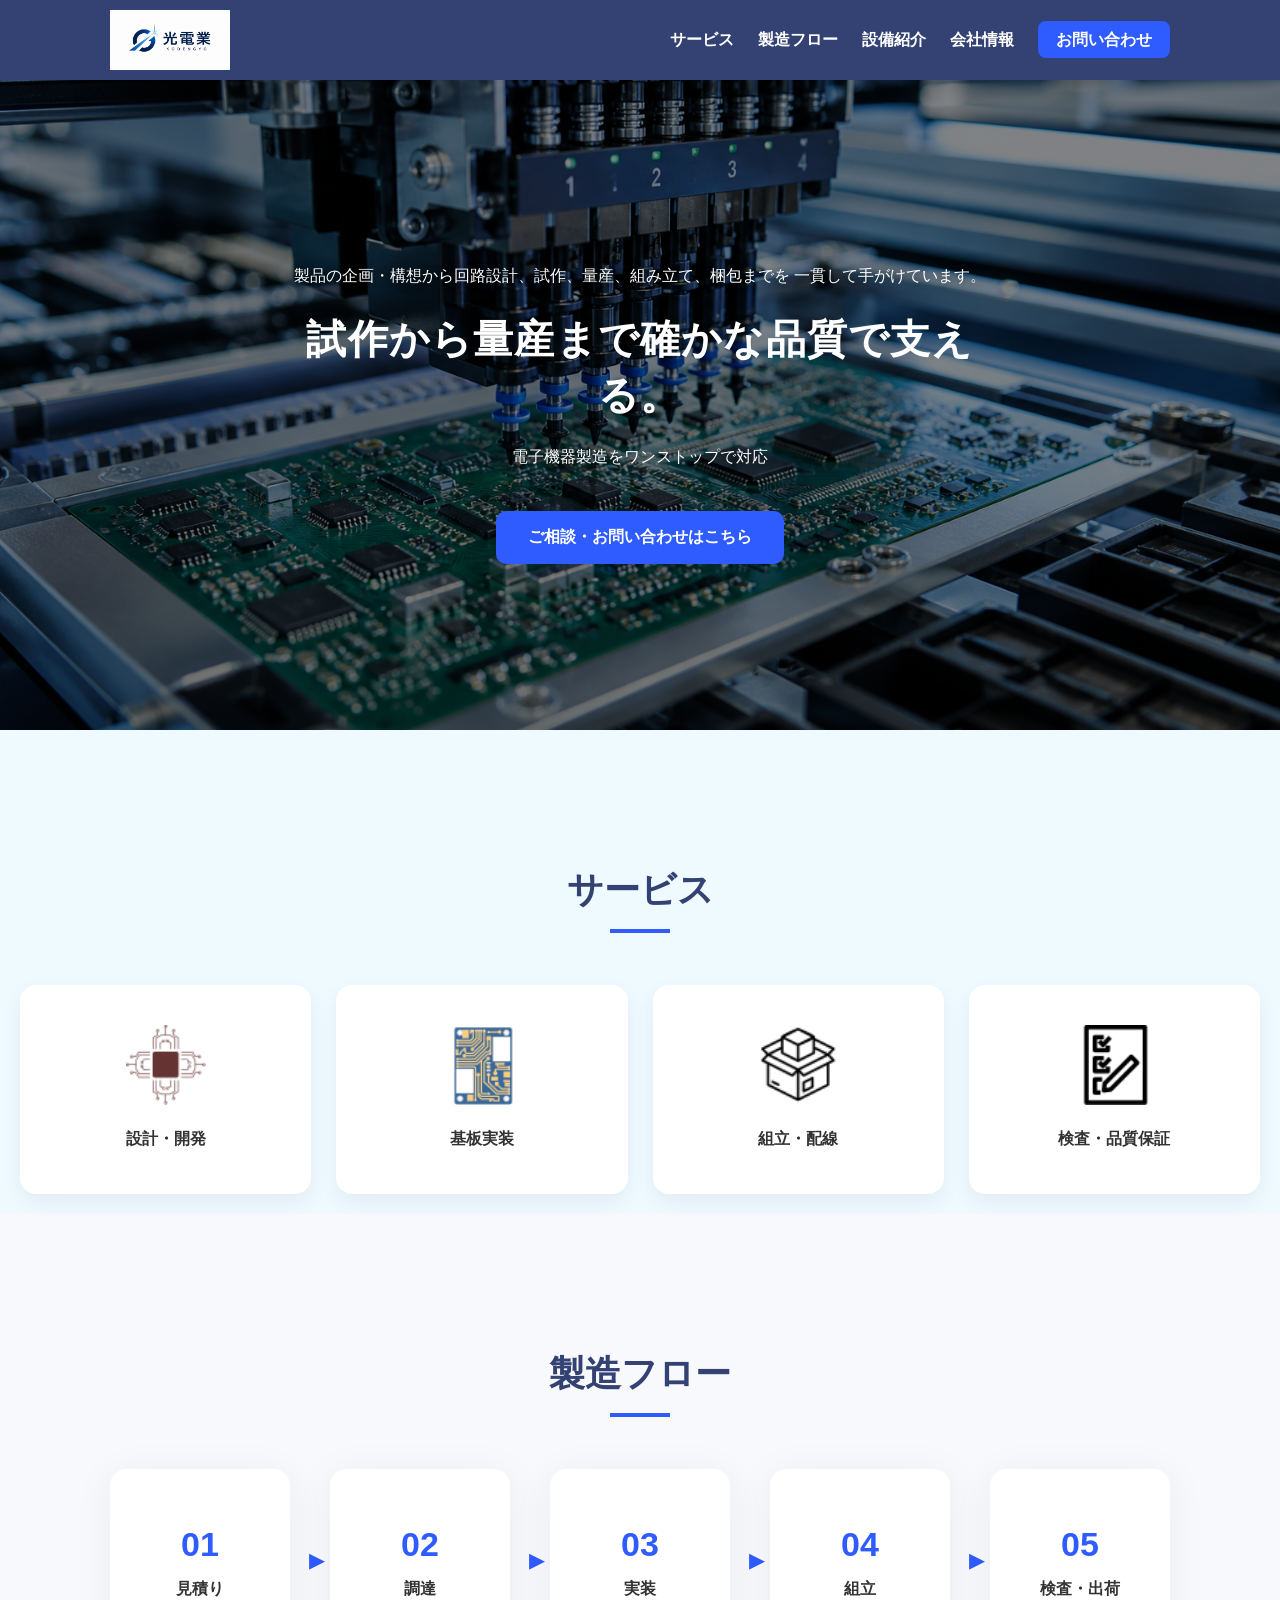
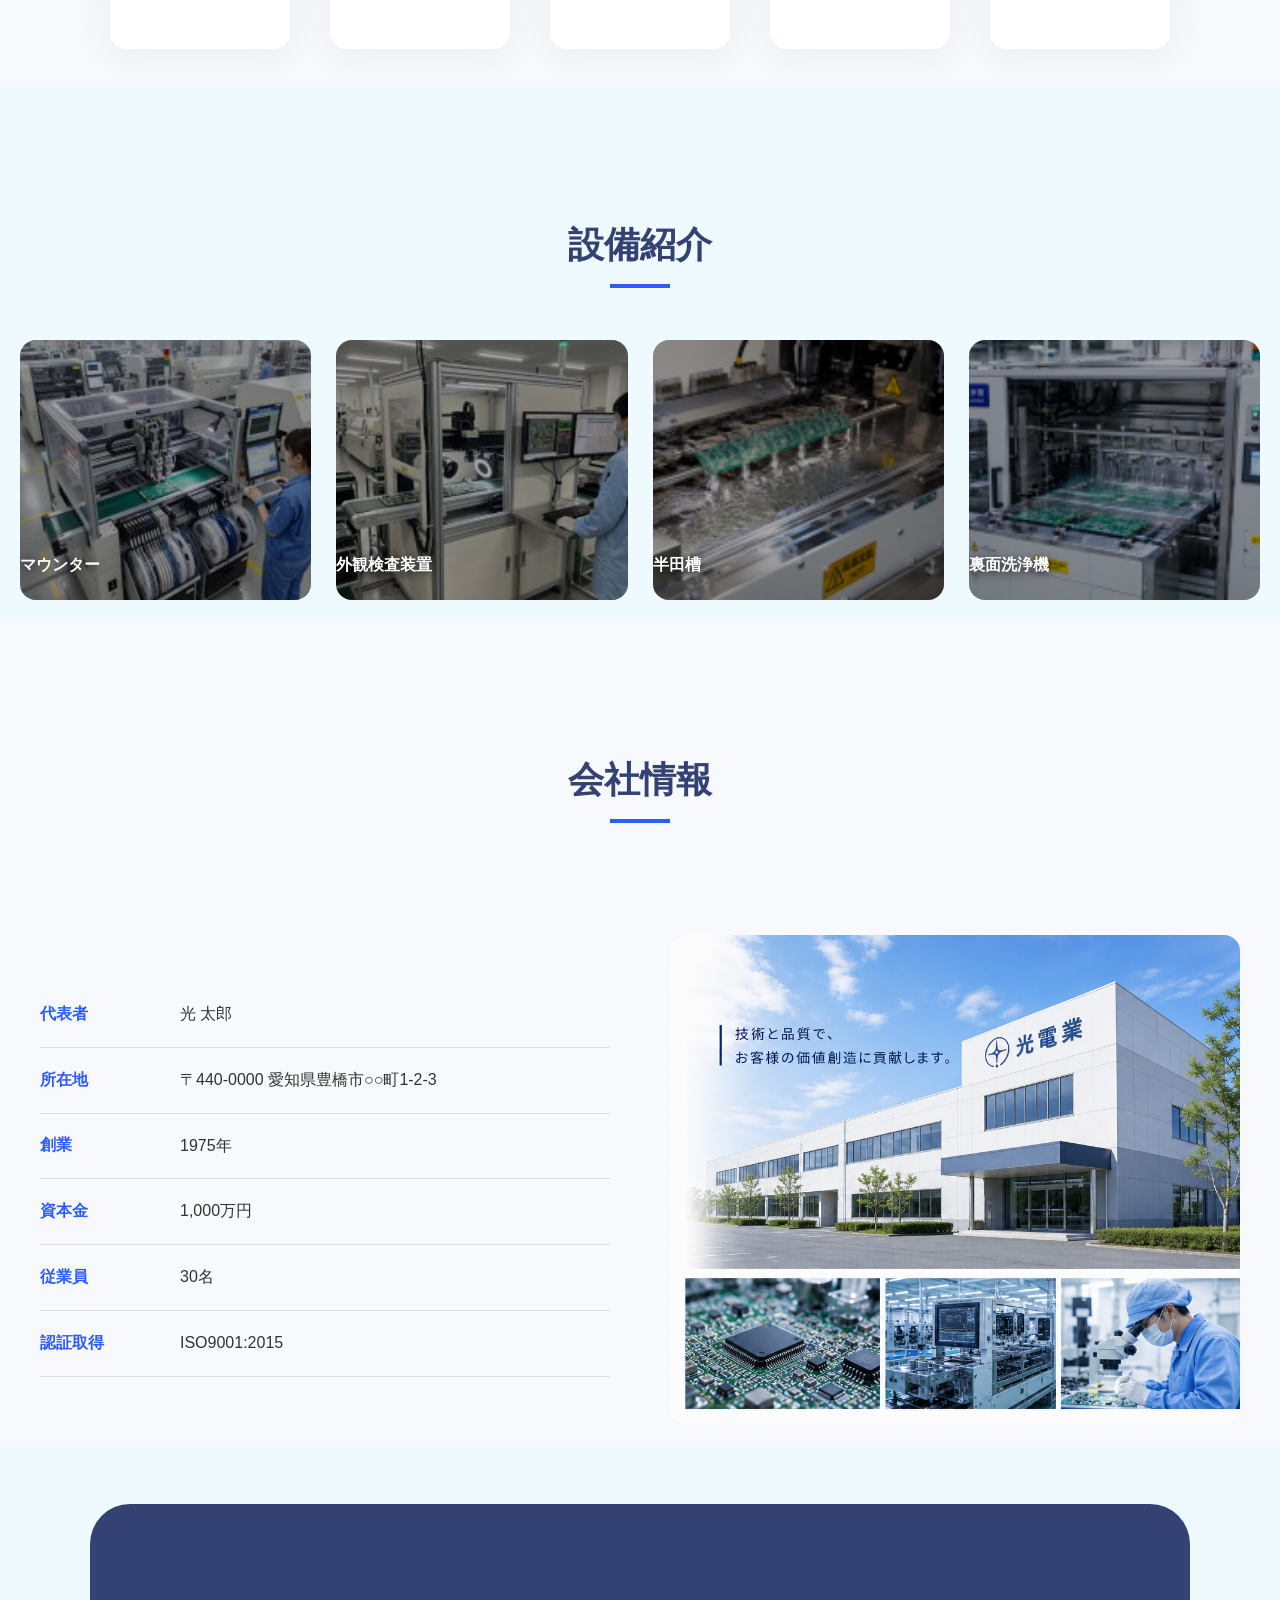
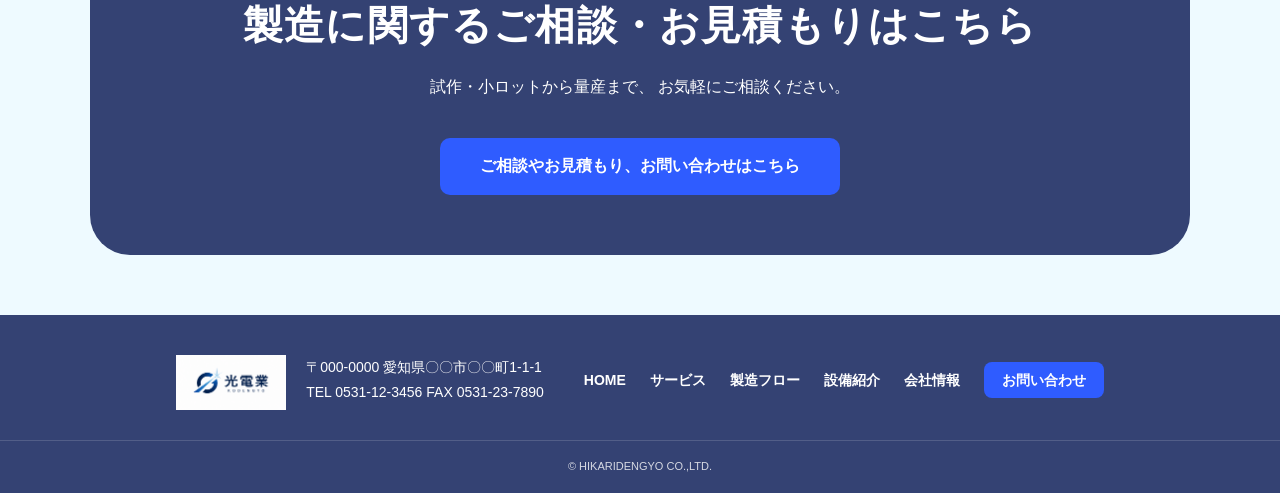
<file: index.html>
<!DOCTYPE html>
<html lang="ja">
<head>
<meta charset="UTF-8">
<meta name="viewport" content="width=device-width, initial-scale=1.0">
<title>光電業</title>
<link rel="stylesheet" href="style.css">
</head>

<body>

<header class="header">
  <div class="container header-inner">

    <h1 class="logo">
      <a href="#top">
        <img src="./img/ロゴ.png" alt="光電業">
      </a>
    </h1>

    <button class="hamburger">≡</button>

    <nav class="nav">
      <ul>
        <li><a href="#service">サービス</a></li>
        <li><a href="#flow">製造フロー</a></li>
        <li><a href="#introduction">設備紹介</a></li>
        <li><a href="#information">会社情報</a></li>
        <li>
          <a href="./contact.html" class="nav-cta">
            お問い合わせ
          </a>
        </li>
      </ul>
    </nav>

  </div>
</header>


<!-- hero -->
<section class="hero" id="top">

  <div class="hero-overlay"></div>

  <div class="hero-content">

    <p>
      製品の企画・構想から回路設計、試作、量産、組み立て、梱包までを
      一貫して手がけています。
    </p>

    <h2>
      試作から量産まで<br class="sp-br">確かな品質で支える。
    </h2>

    <p>電子機器製造をワンストップで対応</p>

    <a href="./contact.html" class="btn-primary">
      ご相談・お問い合わせはこちら
    </a>

  </div>

</section>


<!-- service -->
<section class="section service" id="service">

  <h3 class="section-title">サービス</h3>

  <div class="grid-4">

    <div class="card">
      <img src="img/設計ロゴ.png" alt="設計・開発">
      <p>設計・開発</p>
    </div>

    <div class="card">
      <img src="img/基盤ろご.png" alt="基板実装">
      <p>基板実装</p>
    </div>

    <div class="card">
      <img src="img/組立ロゴ.png" alt="組立・配線">
      <p>組立・配線</p>
    </div>

    <div class="card">
      <img src="img/調達ロゴ.png" alt="検査・品質保証">
      <p>検査・品質保証</p>
    </div>

  </div>

</section>


<!-- flow -->
<section class="section bg-light flow-section" id="flow">

  <h3 class="section-title">製造フロー</h3>

  <ol class="flow-list">

    <li class="flow-item">
      <p><span>01</span><br>見積り</p>
    </li>

    <li class="flow-item">
      <p><span>02</span><br>調達</p>
    </li>

    <li class="flow-item">
      <p><span>03</span><br>実装</p>
    </li>

    <li class="flow-item">
      <p><span>04</span><br>組立</p>
    </li>

    <li class="flow-item">
      <p><span>05</span><br>検査・出荷</p>
    </li>

  </ol>

</section>


<!-- introduction -->
<section class="section introduction" id="introduction">

  <h3 class="section-title">設備紹介</h3>

  <div class="grid-4">

    <div class="image-card">
      <img src="img/マウンター.jpg" alt="マウンター">
      <p>マウンター</p>
    </div>

    <div class="image-card">
      <img src="img/外観検査装置.jpg" alt="外観検査装置">
      <p>外観検査装置</p>
    </div>

    <div class="image-card">
      <img src="img/半田槽.png" alt="半田槽">
      <p>半田槽</p>
    </div>

    <div class="image-card">
      <img src="img/裏面洗浄機.png" alt="裏面洗浄機">
      <p>裏面洗浄機</p>
    </div>

  </div>

</section>


<!-- company -->
<section class="section bg-light information" id="information">

  <h3 class="section-title">会社情報</h3>

  <div class="company">

    <div class="company-text">

      <dl>

        <div class="company-row">
          <dt>代表者</dt>
          <dd>光 太郎</dd>
        </div>

        <div class="company-row">
          <dt>所在地</dt>
          <dd>〒440-0000 愛知県豊橋市○○町1-2-3</dd>
        </div>

        <div class="company-row">
          <dt>創業</dt>
          <dd>1975年</dd>
        </div>

        <div class="company-row">
          <dt>資本金</dt>
          <dd>1,000万円</dd>
        </div>

        <div class="company-row">
          <dt>従業員</dt>
          <dd>30名</dd>
        </div>

        <div class="company-row">
          <dt>認証取得</dt>
          <dd>ISO9001:2015</dd>
        </div>

      </dl>

    </div>

    <div class="company-img">
      <img src="img/会社イメージ.png" alt="会社イメージ">
    </div>

  </div>

</section>


<!-- CTA -->
<section class="cta" id="contact">

  <div class="cta-box">

    <h2>
      製造に関するご相談・お見積もりは<br class="sp-br">こちら
    </h2>

    <p>
      試作・小ロットから量産まで、
      お気軽にご相談ください。
    </p>

    <a href="./contact.html" class="cta-btn">
      ご相談やお見積もり、お問い合わせはこちら
    </a>

  </div>

</section>


<!-- footer -->
<footer class="footer">

  <div class="container footer-inner">

    <div class="footer-left">

      <div class="footer-logo">
        <a href="index.html">
          <img src="img/ロゴ.png" alt="光電業">
        </a>
      </div>

      <div class="footer-info">
        <p>〒000-0000 愛知県〇〇市〇〇町1-1-1</p>
        <p>TEL 0531-12-3456 FAX 0531-23-7890</p>
      </div>

    </div>


    <nav class="footer-nav">

      <ul>
        <li><a href="#top">HOME</a></li>
        <li><a href="#service">サービス</a></li>
        <li><a href="#flow">製造フロー</a></li>
        <li><a href="#introduction">設備紹介</a></li>
        <li><a href="#information">会社情報</a></li>
        <li><a href="./contact.html" class="nav-cta">お問い合わせ</a></li>
      </ul>

    </nav>

  </div>


  <div class="copyright">
    <p>© HIKARIDENGYO CO.,LTD.</p>
  </div>

</footer>

<script src="script.js"></script>

</body>
</html>
</file>
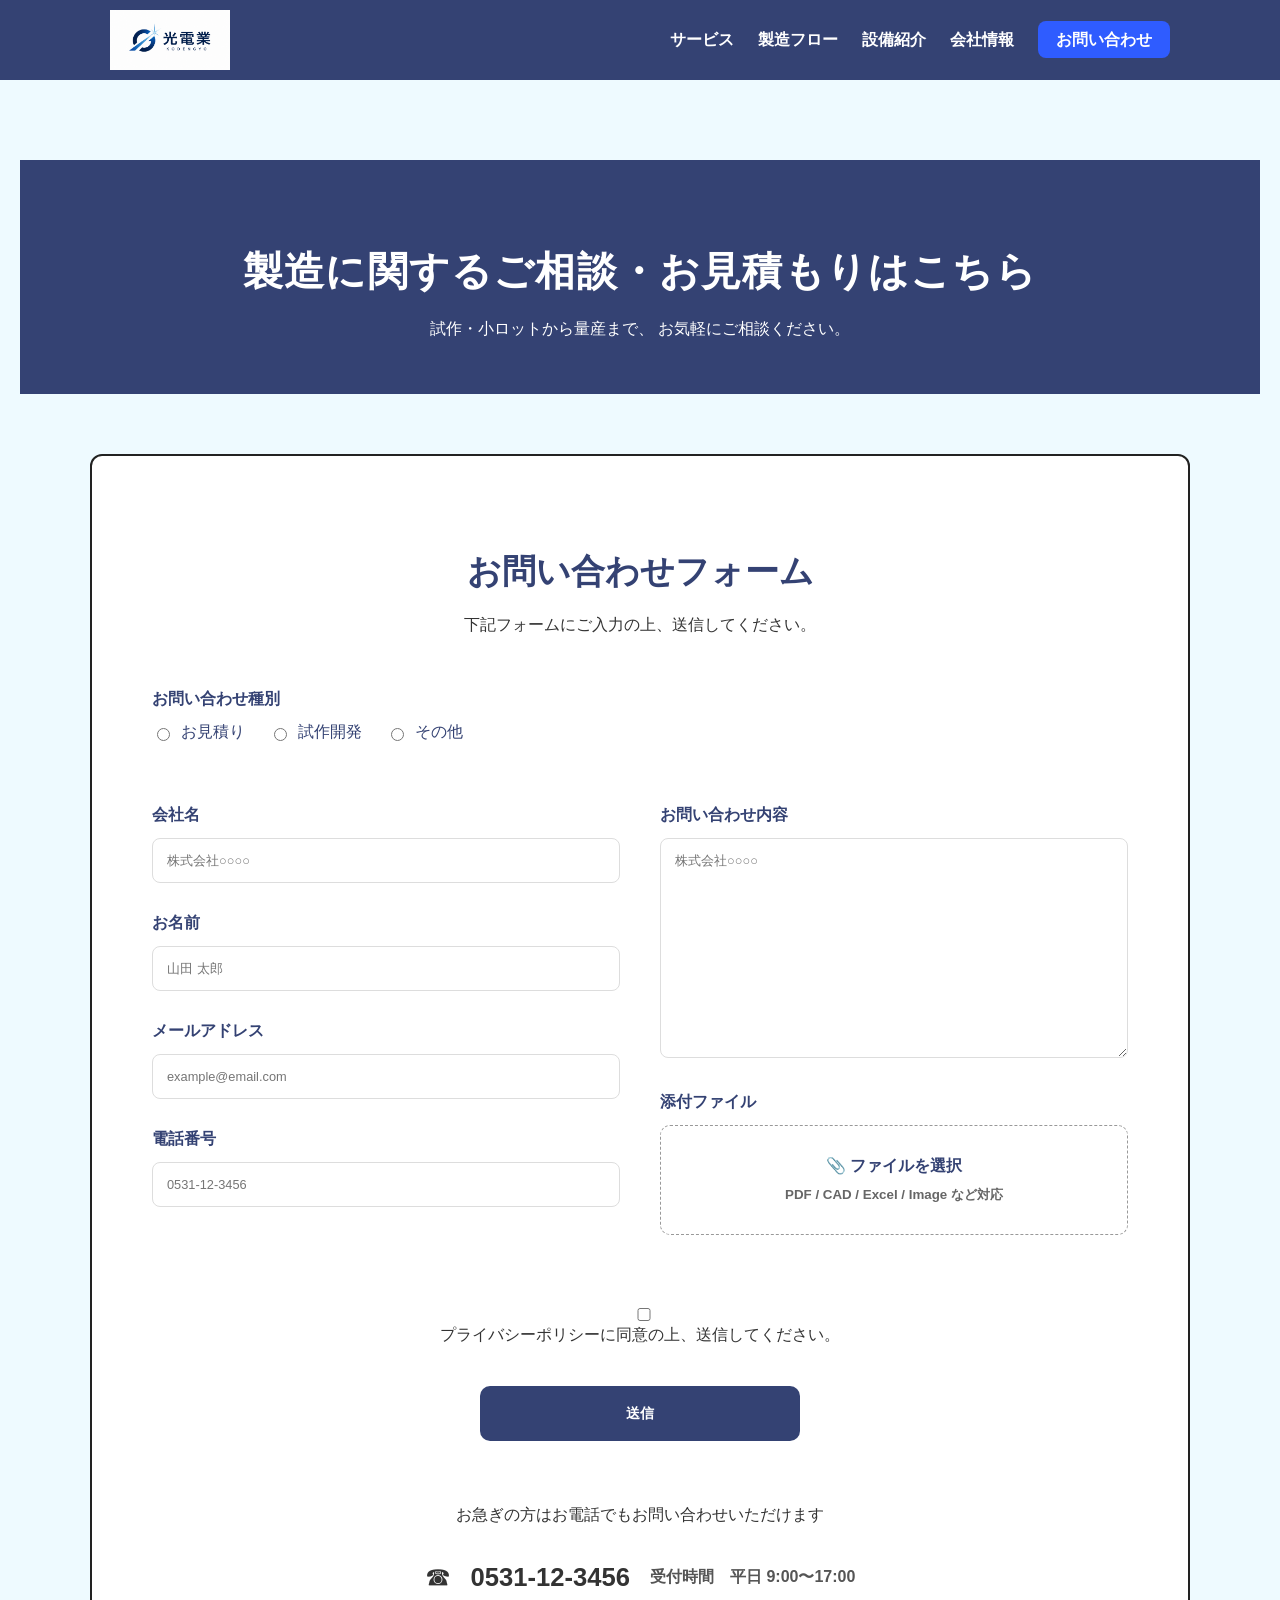
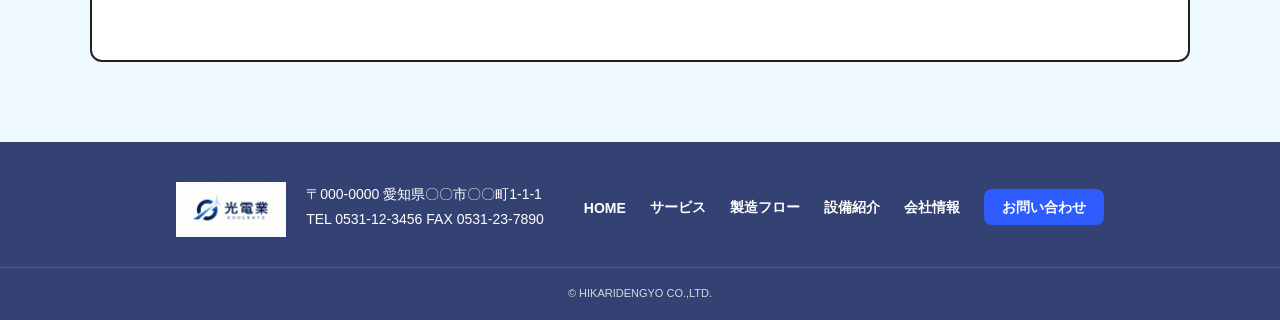
<file: contact.html>
<!DOCTYPE html>
<html lang="ja">
<head>
  <meta charset="UTF-8">
  <meta name="viewport" content="width=device-width, initial-scale=1.0">

  <title>お問い合わせ | 光電業</title>

  <link rel="stylesheet" href="style.css">
</head>

<body>


  <header class="header">
  <div class="container header-inner">

    <h1 class="logo">
      <a href="./index.html">
        <img src="img/ロゴ.png" alt="光電業">
      </a>
    </h1>

    <nav class="nav">
      <ul>
        <li><a href="index.html#service">サービス</a></li>
        <li><a href="index.html#flow">製造フロー</a></li>
        <li><a href="index.html#introduction">設備紹介</a></li>
        <li><a href="index.html#information">会社情報</a></li>
        <li>
          <a href="./contact.html" class="nav-cta">
            お問い合わせ
          </a>
        </li>
      </ul>
    </nav>

  </div>
</header>

<section class="contact-page">

  <!-- ページタイトル -->
  <div class="contact-hero">
    <h2>製造に関するご相談・お見積もりはこちら</h2>
    <p>
      試作・小ロットから量産まで、
      お気軽にご相談ください。
    </p>
  </div>

  <!-- フォーム -->
  <div class="contact-wrapper">

    <h3 class="contact-title">お問い合わせフォーム</h3>

    <p class="contact-text">
      下記フォームにご入力の上、送信してください。
    </p>

    <form class="contact-form">

      <!-- ラジオボタン -->
      <div class="form-group radio-group">

        <label class="form-label">お問い合わせ種別</label>

        <div class="radio-list">
          <label>
            <input type="radio" name="type">
            お見積り
          </label>

          <label>
            <input type="radio" name="type">
            試作開発
          </label>

          <label>
            <input type="radio" name="type">
            その他
          </label>
        </div>

      </div>

      <!-- 左 -->
      <div class="form-grid">

        <div class="form-left">

          <div class="form-group">
            <label>会社名</label>
            <input type="text" placeholder="株式会社○○○○">
          </div>

          <div class="form-group">
            <label>お名前</label>
            <input type="text" placeholder="山田 太郎">
          </div>

          <div class="form-group">
            <label>メールアドレス</label>
            <input type="email" placeholder="example@email.com">
          </div>

          <div class="form-group">
            <label>電話番号</label>
            <input type="tel" placeholder="0531-12-3456">
          </div>

        </div>

        <!-- 右 -->
        <div class="form-right">

          <div class="form-group">
            <label>お問い合わせ内容</label>

            <textarea placeholder="株式会社○○○○"></textarea>
          </div>

          <div class="form-group">
            <label>添付ファイル</label>

            <label class="file-upload">

              <input type="file">

              <span>📎 ファイルを選択</span>

              <small>
                PDF / CAD / Excel / Image など対応
              </small>

            </label>

          </div>

        </div>

      </div>

      <!-- チェック -->
      <div class="privacy-check">
        <label>
          <input type="checkbox">
          プライバシーポリシーに同意の上、送信してください。
        </label>
      </div>

      <!-- ボタン -->
      <div class="submit-area">
        <button type="submit" class="submit-btn">
          送信
        </button>
      </div>

    </form>

    <!-- TEL -->
    <div class="contact-tel">

      <p class="tel-text">
        お急ぎの方はお電話でもお問い合わせいただけます
      </p>

      <div class="tel-info">

        <span class="tel-icon">☎</span>

        <p class="tel-number">0531-12-3456</p>

        <p class="tel-time">
          受付時間　平日 9:00〜17:00
        </p>

      </div>

    </div>

  </div>

</section>

<!-- footer -->
<footer class="footer">

  <div class="container footer-inner">

    <div class="footer-left">

      <div class="footer-logo">
        <a href="index.html">
          <img src="img/ロゴ.png" alt="光電業">
        </a>
      </div>

      <div class="footer-info">
        <p>〒000-0000 愛知県〇〇市〇〇町1-1-1</p>
        <p>TEL 0531-12-3456 FAX 0531-23-7890</p>
      </div>

    </div>


    <nav class="footer-nav">

      <ul>
        <li><a href="index.html">HOME</a></li>
        <li><a href="#service">サービス</a></li>
        <li><a href="#flow">製造フロー</a></li>
        <li><a href="#introduction">設備紹介</a></li>
        <li><a href="#information">会社情報</a></li>
        <li><a href="./ccontact.html" class="nav-cta">お問い合わせ</a></li>
      </ul>

    </nav>

  </div>


  <div class="copyright">
    <p>© HIKARIDENGYO CO.,LTD.</p>
  </div>

  </footer>

</body>
</html>
</file>
<file: style.css>
* {
  box-sizing: border-box;
}

html {
  scroll-behavior: smooth;
}

body {
  margin: 0;
  font-family: "Noto Sans JP", sans-serif;
  color: #333;
  background: #EEFAFF;
}

img {
  display: block;
  max-width: 100%;
}

a {
  text-decoration: none;
}

li {
  list-style: none;
}

p {
  line-height: 1.8;
}

.sp-br {
  display: none;
}

h2 {
  font-size: 40px;
  line-height: 1.4;
  letter-spacing: 0.03em;
}

ul {
  padding: 0;
}

/* =========================
common
========================= */

.container {
  max-width: 1100px;
  width: 100%;
  margin: auto;
  padding: 0 20px;
}

.section {
  padding: 100px 20px 20px;
}

.bg-light {
  background: #f7f9fc;
}

.section-title {
  font-size: 36px;
  font-weight: 800;
  color: #344273;
  text-align: center;
  margin-bottom: 70px;
  position: relative;
}

.section-title::after {
  content: "";
  width: 60px;
  height: 4px;
  background: #2f5cff;
  position: absolute;
  left: 50%;
  bottom: -18px;
  transform: translateX(-50%);
}

/* =========================
header
========================= */

.header {
  background: #344273;
  position: sticky;
  top: 0;
  z-index: 100;
}

.header-inner {
  align-items: center;
  height: 80px;
  display: flex;
  justify-content: space-between;
}

.logo img {
  height: 60px;
}

.hamburger {
  display: none;
}

.nav ul {
  display: flex;
  align-items: center;
  gap: 24px;
}

.nav a {
  color: white;
  font-weight: bold;
  transition: 0.3s;
}

.nav a:hover {
  color: #8ec5ff;
}

.nav-cta {
  background: #2f5cff;
  padding: 10px 18px;
  border-radius: 8px;
}

.nav-cta:hover {
  background: #1d3fd1;
  color: white !important;
}

.nav.active {
  display: block;
}

/* =========================
hero
========================= */

.hero {
  position: relative;
  height: 650px;
  display: flex;
  justify-content: center;
  align-items: center;
  overflow: hidden;
}

.hero-overlay {
  position: absolute;
  inset: 0;
  background-image:
    linear-gradient(
      rgba(0,0,0,0.45),
      rgba(0,0,0,0.45)
    ),
    url("img/mainvisual.png");

  background-size: cover;
  background-position: center;
}

.hero-content {
  position: relative;
  z-index: 2;
  color: white;
  text-align: center;
  max-width: 780px;
  padding: 0 20px;
  width: 100%;
}

.hero-content h2 {
  margin: 20px 0;
}

.hero-content p {
  text-shadow: 0 2px 8px rgba(0,0,0,0.7);
}

.btn-primary {
  display: inline-block;
  background: #2f5cff;
  color: white;
  font-weight: bold;
  padding: 16px 32px;
  border-radius: 10px;
  margin-top: 24px;
  transition: 0.3s;
}

.btn-primary:hover {
  transform: translateY(-3px);
  background: #1d3fd1;
}

/* =========================
grid
========================= */

.grid-4 {
  display: grid;
  grid-template-columns: repeat(4, 1fr);
  gap: 25px;
}

/* =========================
service
========================= */

.card {
  background: white;
  padding: 40px 20px;
  border-radius: 16px;
  text-align: center;
  box-shadow: 0 8px 20px rgba(0,0,0,0.06);
}

.card img {
  margin: 0 auto;
  height: 80px;
  margin-bottom: 20px;
}

.card p {
  margin: 0;
  font-weight: bold;
}

/* =========================
flow
========================= */

.flow-list {
  display: flex;
  justify-content: center;
  gap: 40px;
  padding: 0;
}

.flow-item {
  width: 180px;
  min-height: 180px;
  background: white;
  border-radius: 16px;
  display: flex;
  justify-content: center;
  align-items: center;
  position: relative;
  box-shadow: 0 5px 40px rgba(0,0,0,0.06);
  transition: 0.3s;
}

.flow-item:hover {
  transform: translateY(-6px);
}

.flow-item p {
  margin: 0;
  text-align: center;
  font-weight: bold;
  line-height: 1.8;
}

.flow-item span {
  color: #2f5cff;
  font-size: 34px;
}

.flow-item:not(:last-child)::before {
  content: "▸";
  position: absolute;
  top: 50%;
  right: -35px;
  transform: translateY(-50%);
  font-size: 32px;
  color: #2f5cff;
}

/* =========================
equipment
========================= */

.image-card {
  position: relative;
  height: 260px;
  overflow: hidden;
  border-radius: 16px;
}

.image-card::before {
  content: "";
  position: absolute;
  inset: 0;
  background: rgba(0,0,0,0.35);
  z-index: 1;
}

.image-card img {
  width: 100%;
  height: 100%;
  object-fit: cover;
}

.image-card p {
  width: 100%;
  position: absolute;
  left: 50%;
  bottom: 20px;
  transform: translateX(-50%);
  z-index: 2;
  color: white;
  font-weight: bold;
  margin: 0;
  text-shadow: 0 2px 8px rgba(0,0,0,0.7);
}

/* =========================
company
========================= */

.company {
  display: flex;
  align-items: center;
  padding: 60px 20px 0;
  gap: 60px;
}

.company-text {
  flex: 1;
}

.company-text dl {
  margin: 0;
}

.company-row {
  display: flex;
  align-items: center;
  padding: 18px 0;
  border-bottom: 1px solid #ddd;
}

.company-text dt {
  width: 140px;
  font-weight: bold;
  color: #2f5cff;
  flex-shrink: 0;
}

.company-text dd {
  margin: 0;
  line-height: 1.8;
}

.company-img {
  flex: 1;
}

.company-img img {
  border-radius: 16px;
}

/* =========================
cta
========================= */

.cta {
  padding: 60px 20px ;
}

.cta-box {
  max-width: 1100px;
  margin: auto;
  background: #344273;
  color: white;
  border-radius: 40px;
  text-align: center;
  padding: 60px 20px;
  position: relative;
  z-index: 2;
}

.cta-box h2 {
  margin-bottom: 20px;
  display: block;
}

.cta-btn {
  display: inline-block;
  background: #2f5cff;
  color: white;
  font-weight: bold;
  padding: 18px 40px;
  border-radius: 10px;
  margin-top: 20px;
  transition: 0.3s;
}

.cta-btn:hover {
  transform: translateY(-3px);
  background: #1d3fd1;
}

/* =========================
footer
========================= */

.footer {
  background: #344273;
  color: white;
  padding-top: 10px;
}

.footer-inner {
  display: flex;
  justify-content: center;
  align-items: flex-start;
  gap: 40px;
  padding: 30px;
}

.footer-left {
  display: flex;
    gap: 20px;
}

.footer-logo img {
  height: 55px;
}

.footer-info p {
  margin: 0;
  font-size: 14px;
}

.footer-nav ul {
  display: flex;
  align-items: center;
  gap: 24px;
}

.footer-nav a {
  color: white;
  font-size: 14px;
  font-weight: bold;
  transition: 0.3s;
}

.footer-nav a:hover {
  color: #8ec5ff;
}

.copyright {
  border-top: 1px solid rgba(255,255,255,0.15);
  text-align: center;
  padding: 16px 0;
}

.copyright p {
  margin: 0;
  font-size: 11px;
  opacity: 0.8;
}

/* =========================
contact
========================= */

.contact-page {
  padding: 80px 20px;
}

/* 上部タイトル */
.contact-hero {
  background: #344273;
  color: white;
  text-align: center;
  padding: 50px 20px;
  margin-bottom: 60px;
}

.contact-hero h2 {
  margin-bottom: 16px;
}

.contact-hero p {
  margin: 0;
}

/* フォーム全体 */
.contact-wrapper {
  max-width: 1100px;
  margin: auto;
  background: white;
  border: 2px solid #222;
  padding: 60px;
  border-radius: 12px;
}

.contact-title {
  text-align: center;
  font-size: 2.1rem;
  color: #344273;
  margin-bottom: 16px;
}

.contact-text {
  text-align: center;
  margin-bottom: 50px;
}

/* form */
.contact-form {
  width: 100%;
}

/* 横並び */
.form-grid {
  display: grid;
  grid-template-columns: 1fr 1fr;
  gap: 40px;
}

/* group */
.form-group {
  margin-bottom: 30px;
}

.form-group label {
  display: block;
  margin-bottom: 12px;
  font-weight: bold;
  color: #344273;
}

/* input */
input,
textarea {
  width: 100%;
  border: 1px solid #ddd;
  border-radius: 8px;
  padding: 14px;
  font-size: 0.8rem;
  font-family: inherit;
}

textarea {
  height: 220px;
  resize: vertical;
}

/* radio */
.radio-group {
  margin-bottom: 50px;
}

.radio-list {
  display: flex;
  gap: 24px;
  margin-top: 10px;
}

.radio-list input {
  width: unset;
}

.radio-list label {
  display: flex;
  align-items: center;
  gap: 8px;
  font-weight: normal;
}

/* file */
.file-upload {
  border: 1px dashed #999;
  padding: 30px;
  border-radius: 10px;
  text-align: center;
  cursor: pointer;
  transition: 0.3s;
}

.file-upload:hover {
  background: #f7f9fc;
}

.file-upload input {
  display: none;
}

.file-upload span {
  display: block;
  font-weight: bold;
  margin-bottom: 8px;
}

.file-upload small {
  color: #666;
}

/* privacy */
.privacy-check {
  text-align: center;
  margin: 40px 0;
}

/* button */
.submit-area {
  text-align: center;
}

.submit-btn {
  background: #344273;
  color: white;
  border: none;
  width: 320px;
  padding: 18px;
  font-size: 0.9rem;
  font-weight: bold;
  border-radius: 10px;
  cursor: pointer;
  transition: 0.3s;
}

.submit-btn:hover {
  background: #1d3fd1;
  transform: translateY(-3px);
}

/* tel */
.contact-tel {
  margin-top: 60px;
  text-align: center;
}

.tel-text {
  margin-bottom: 24px;
}

.tel-info {
  display: flex;
  justify-content: center;
  align-items: center;
  gap: 20px;
  flex-wrap: wrap;
}

.tel-icon {
  font-size: 1.6rem;
}

.tel-number {
  font-size: 1.6rem;
  font-weight: bold;
  margin: 0;
}

.tel-time {
  margin: 0;
  font-weight: bold;
  color: #555;
}

/* =========================
responsive
========================= */

@media (max-width: 768px) {

  .contact-wrapper {
    padding: 40px 20px;
  }

  .form-grid {
    grid-template-columns: 1fr;
  }

  h2 {
    font-size: 30px;
    line-height: 1.5;
  }

  .contact-title {
    font-size: 26px;
  }

  .radio-list {
    flex-direction: column;
    gap: 12px;
  }

  .submit-btn {
    width: 100%;
  }

  .tel-info {
    flex-direction: column;
  }

  .header-inner {
    height: 80px;
    flex-direction: row;
    justify-content: space-between;
    padding: 0 20px;
    
  }
  
  .hamburger {
    display: block;
    font-size: 32px;
    background: none;
    border: none;
    color: white;
    cursor: pointer;
  }

  .nav {
    display: none;
    position: absolute;
    top: 80px;
    left: 0;
    width: 100%;
    background: #344273;
  }

  .nav.active {
    display: none;
  }

  .nav ul {
    flex-direction: column;
    padding: 20px 0;
  }

  .tel-number {
  .nav ul {
    flex-wrap: wrap;
    justify-content: center;
    gap: 14px;
  }

  .hero {
    height: 550px;
  }

  .grid-4 {
    grid-template-columns: 1fr 1fr;
  }

  .flow-list {
    flex-direction: column;
    align-items: center;
  }

  .flow-item:not(:last-child)::before {
    content: "▾";

    top: auto;
    bottom: -28px;
    right: 50%;

    transform: translateX(50%);
  }

  .company {
    flex-direction: column;
  }

  .footer-inner {
    flex-direction: column;

    align-items: center;

    text-align: center;
  }

  .footer-nav ul {
    flex-wrap: wrap;
    justify-content: center;
  }

  .contact-page {
    padding: 50px 16px;
  }

  /* タイトル */
  .contact-hero {
    padding: 40px 20px;
    margin-bottom: 40px;
  }

  .contact-hero p {
    font-size: 14px;
  }

  /* フォーム */
  .contact-wrapper {
    padding: 32px 20px;
    border-radius: 10px;
  }

  .contact-title {
    font-size: 26px;
    margin-bottom: 12px;
  }

  .contact-text {
    font-size: 14px;
    margin-bottom: 40px;
  }

  /* 2カラム→1カラム */
  .form-grid {
    grid-template-columns: 1fr;
    gap: 10px;
  }

  /* ラジオ */
  .radio-list {
    flex-direction: column;
    align-items: flex-start;
    gap: 12px;
  }

  /* input */
  input,
  textarea {
    font-size: 16px;
    padding: 14px;
  }

  textarea {
    height: 180px;
  }

  /* 添付 */
  .file-upload {
    padding: 24px 16px;
  }

  /* privacy */
  .privacy-check {
    margin: 30px 0;
    font-size: 13px;
    line-height: 1.7;
  }

  /* ボタン */
  .submit-btn {
    width: 100%;
    font-size: 16px;
    padding: 16px;
  }

  /* 電話 */
  .contact-tel {
    margin-top: 50px;
  }

  .tel-info {
    flex-direction: column;
    gap: 10px;
  }

  .tel-icon {
    font-size: 26px;
  }

  .tel-number {
    font-size: 28px;
  }

  .tel-time {
    font-size: 14px;
  }

}


}
</file>
